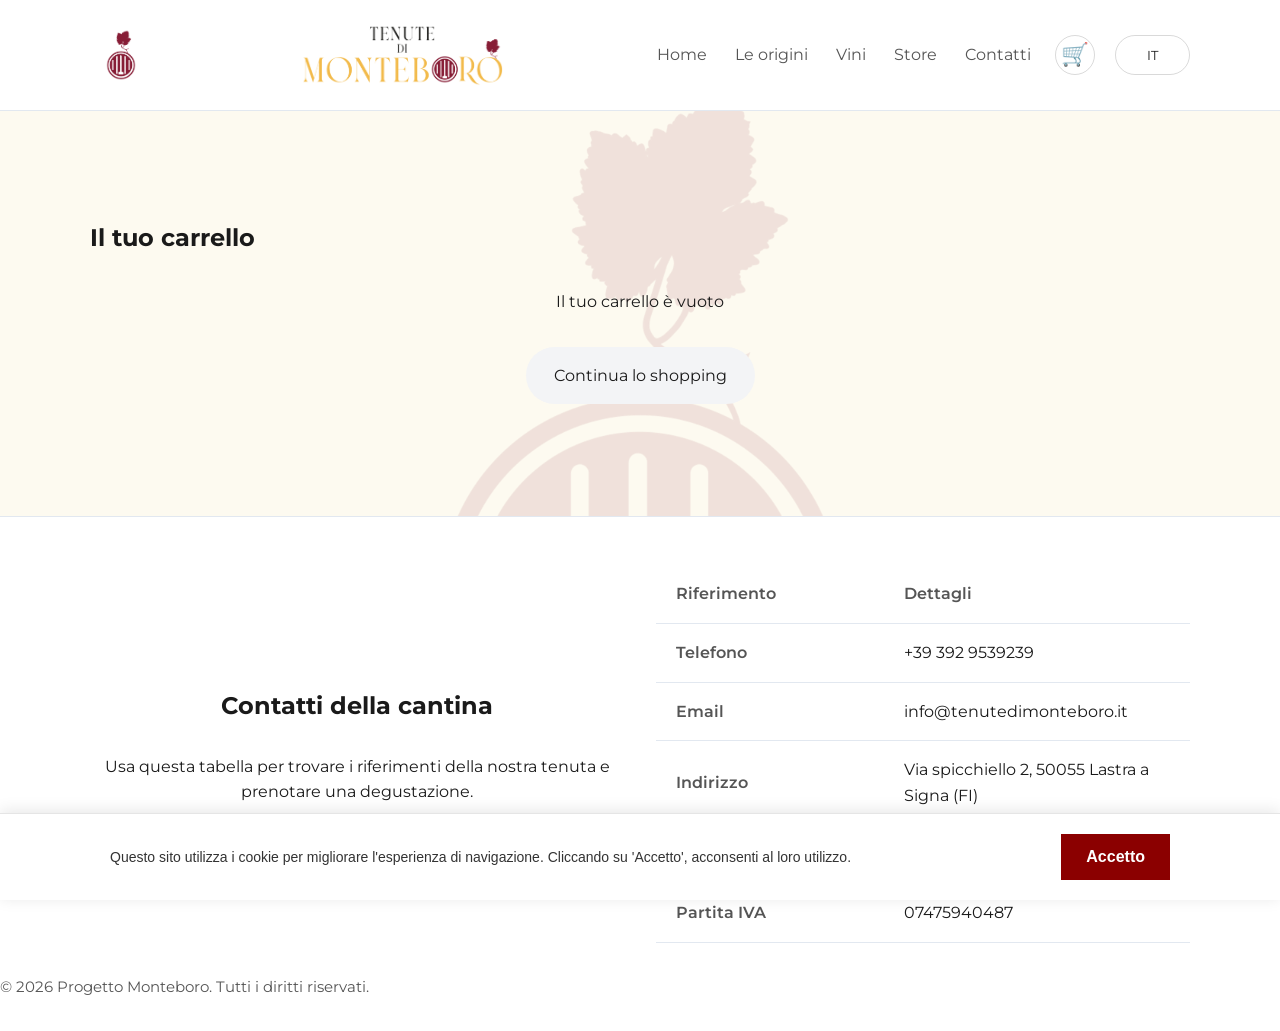
<file: pages/cart.html>
<!DOCTYPE html>
<html lang="it">
<head>
  <meta charset="UTF-8" />
  <meta name="viewport" content="width=device-width, initial-scale=1.0" />
  <title>Carrello - Tenute di Monteboro</title>
  <link rel="stylesheet" href="../styles/style.css" />
</head>
<body>
  <header class="site-header">
    <div class="container header-inner">
      <a class="brand" href="../index.html">
        <img class="brand-logo" src="../images/fwfilevari/Pittogramma/Rosso_sfondo-trasparente.png" alt="Logo Tenute di Monteboro" />
        <img class="brand-title-image" src="../images/fwfilevari/Colori_sfondo-trasparente.png" alt="Tenute di Monteboro" />
      </a>
      <div class="header-actions">
        <button class="nav-toggle" type="button" aria-expanded="false" aria-controls="main-menu" data-i18n="nav.menu">
          Menu
        </button>
        <nav id="main-menu" class="main-nav" aria-label="Menu principale">
          <ul class="nav-list">
            <li><a href="../index.html" data-i18n="nav.home">Home</a></li>
            <li><a href="origins.html" data-i18n="nav.origins">Le origini</a></li>
            <li><a href="wines.html" data-i18n="nav.about">Vini</a></li>
            <li><a href="store.html" data-i18n="nav.store">Store</a></li>
            <li><a href="#contact-footer" data-i18n="nav.contact">Contatti</a></li>
          </ul>          
        </nav>        <a href="cart.html" class="cart-icon-link" aria-label="Carrello">🛒</a>
        <div class="lang-menu" aria-haspopup="true">
          <button class="lang-toggle nav-toggle" type="button" aria-expanded="false">IT</button>
          <ul class="lang-dropdown" aria-label="Seleziona lingua">
            <li><button type="button" data-lang="it">Italiano</button></li>
            <li><button type="button" data-lang="en">English</button></li>
            <li><button type="button" data-lang="de">Deutsch</button></li>
          </ul>
        </div>
      </div>
    </div>
  </header>

  <main>
    <section class="container" style="padding: 3rem 0;">
      <h1 data-i18n="cart.title">Il tuo carrello</h1>
      <p id="empty-cart-message" data-i18n="cart.empty" style="text-align: center; display: none; margin-top: 2rem;"></p>
      <div id="cart-items-container" style="margin-top: 2rem;"></div>
      <div id="empty-cart-actions" style="text-align: center; margin-top: 2rem; display: none;">
        <a href="store.html" class="button secondary" data-i18n="cart.continueShopping">Continua lo shopping</a>
      </div>
      <div id="cart-summary" style="margin-top: 2rem; text-align: right; display: none;">
        <p><span data-i18n="cart.totalItems"></span> <span id="cart-total-items">0</span></p>
        <p style="font-size: 1.25rem; font-weight: 700;"><span data-i18n="cart.totalPrice"></span> <span id="cart-total-price">0.00 €</span></p>
        <div id="cart-actions" style="display: flex; justify-content: flex-end; gap: 1rem; margin-top: 1rem;">
          <a href="store.html" class="button secondary" data-i18n="cart.continueShopping">Continua lo shopping</a>
          <button class="button secondary" id="clear-cart-button" data-i18n="cart.clear">Svuota carrello</button>
          <button class="button" id="checkout-button" data-i18n="cart.checkout">Acquista</button>
        </div>
      </div>
    </section>
  </main>

  <footer id="contact-footer" class="site-footer">
    <div class="container footer-grid">
      <div class="footer-copy">
        <h2 data-i18n="footer.heading">Contatti della cantina</h2>
        <p data-i18n="footer.description">Usa questa tabella per trovare i riferimenti della nostra tenuta e prenotare una degustazione.</p>
      </div>
      <div class="table-wrapper">
        <table class="contact-table">
          <thead>
            <tr>
              <th data-i18n="table.ref">Riferimento</th>
              <th data-i18n="table.details">Dettagli</th>
            </tr>
          </thead>
          <tbody>
            <tr>
              <th data-i18n="table.phone">Telefono</th>
              <td><a href="tel:+393929539239">+39 392 9539239</a></td>
            </tr>
            <tr>
              <th data-i18n="table.email">Email</th>
              <td><a href="mailto:info@tenutedimonteboro.it?subject=Richiesta%20informazioni">info@tenutedimonteboro.it</a></td>
            </tr>
            <tr>
              <th data-i18n="table.address">Indirizzo</th>
              <td><a href="https://www.google.com/maps/search/?api=1&query=Via%20spicchiello%202%2C%2050055%20Lastra%20a%20Signa%20%28FI%29" target="_blank" rel="noopener noreferrer">Via spicchiello 2, 50055 Lastra a Signa (FI)</a></td>
            </tr>
            <tr>
              <th>Instagram</th>
              <td><a href="https://www.instagram.com/tenutedimonteboro/" target="_blank" rel="noopener noreferrer">@tenutedimonteboro</a></td>
            </tr>
            <tr>
              <th data-i18n="table.vat">Partita IVA</th>
              <td>07475940487</td>
            </tr>
          </tbody>
        </table>
      </div>
    </div>
    <p class="footer-note" data-i18n="footer.note">© 2026 Progetto Monteboro. Tutti i diritti riservati.</p>
  </footer>

  <script src="../scripts/main.js"></script>
  <script>
    // Semplice listener per il tasto acquista finale
    document.addEventListener('DOMContentLoaded', () => {
      const checkoutBtn = document.getElementById('checkout-button');
      if (checkoutBtn) {
        checkoutBtn.addEventListener('click', () => {
          alert('Grazie per il tuo acquisto! Questa funzionalità verrà implementata presto.');
        });
      }
    });
  </script>
</body>
</html>
</file>
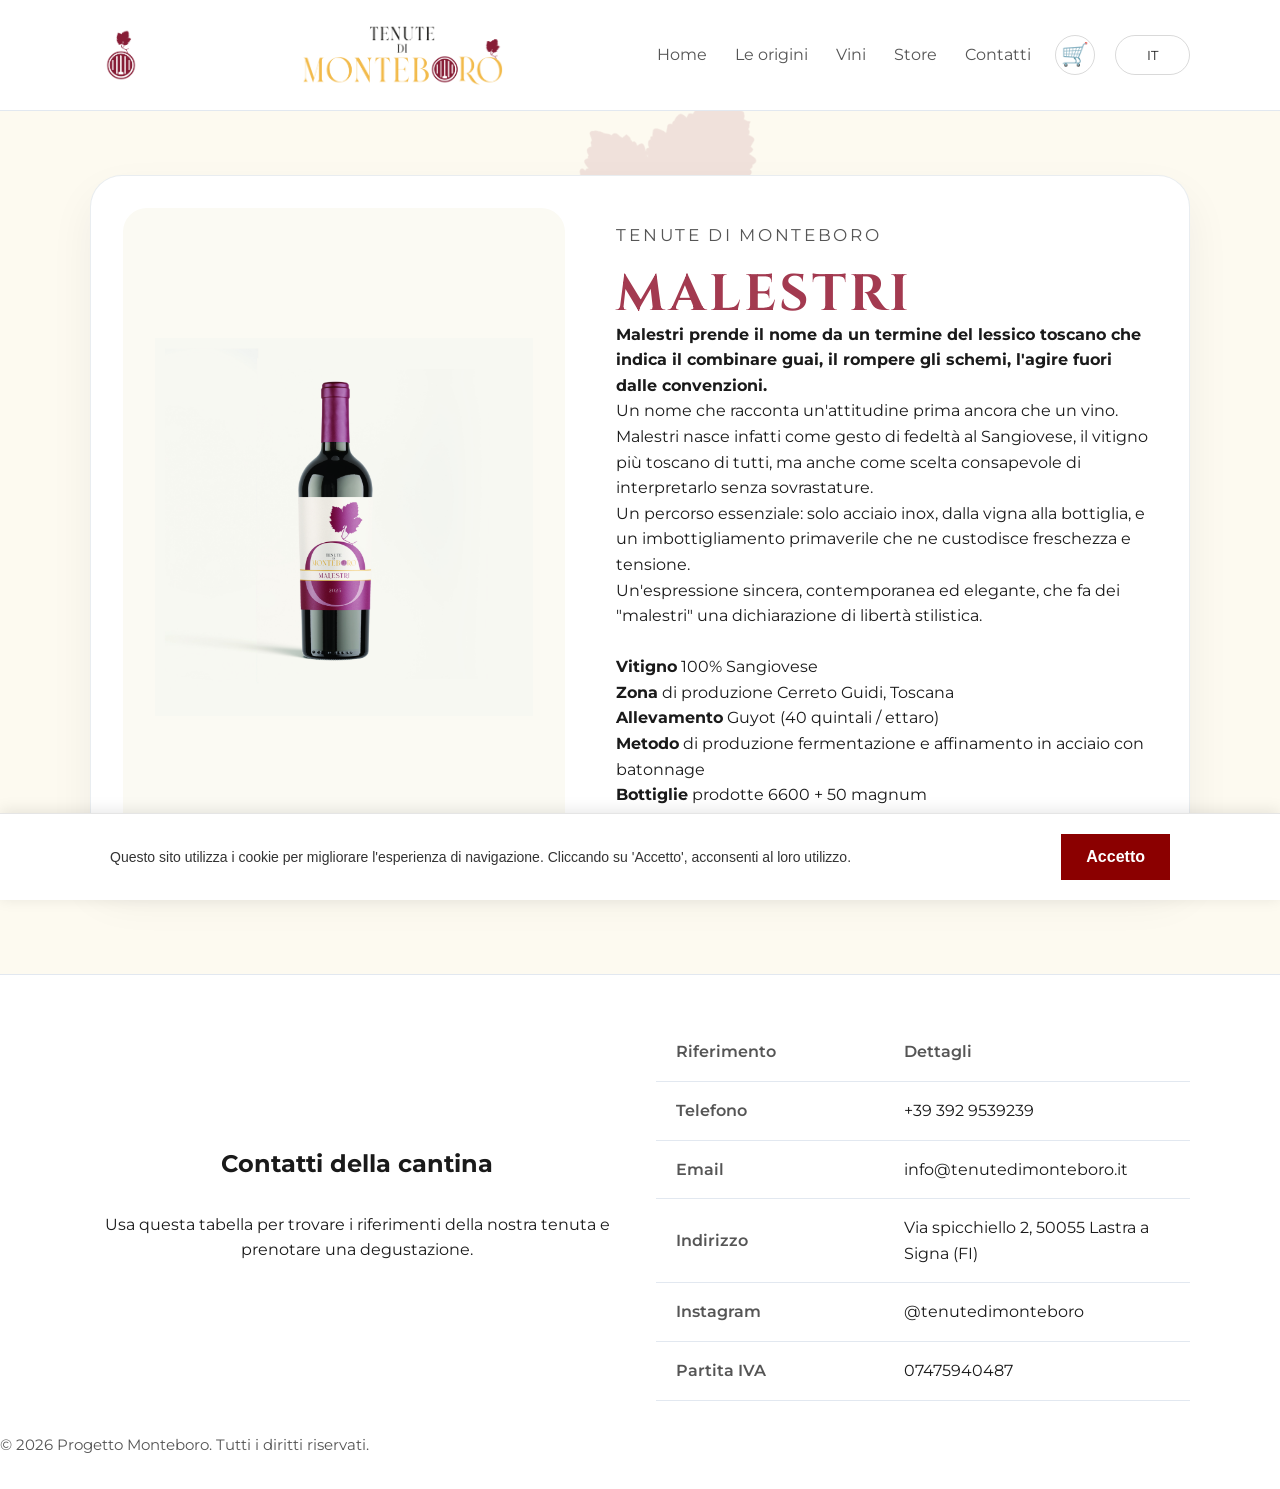
<file: pages/malestri.html>
<!DOCTYPE html>
<html lang="it">
<head>
  <meta charset="UTF-8" />
  <meta name="viewport" content="width=device-width, initial-scale=1.0" />
  <title>Malestri - Tenute di Monteboro</title>
  <link rel="stylesheet" href="../styles/style.css" />
</head>
<body>
  <header class="site-header">
    <div class="container header-inner">
      <a class="brand" href="../index.html">
        <img class="brand-logo" src="../images/fwfilevari/Pittogramma/Rosso_sfondo-trasparente.png" alt="Logo Tenute di Monteboro" />
        <img class="brand-title-image" src="../images/fwfilevari/Colori_sfondo-trasparente.png" alt="Tenute di Monteboro" />
      </a>
      <div class="header-actions">
        <button class="nav-toggle" type="button" aria-expanded="false" aria-controls="main-menu" data-i18n="nav.menu">
          Menu
        </button>
        <nav id="main-menu" class="main-nav" aria-label="Menu principale">
          <ul class="nav-list">
            <li><a href="../index.html" data-i18n="nav.home">Home</a></li>
            <li><a href="origins.html" data-i18n="nav.origins">Le origini</a></li>
            <li><a href="wines.html" data-i18n="nav.about">Vini</a></li>
            <li><a href="store.html" data-i18n="nav.store">Store</a></li>
            <li><a href="#contact-footer" data-i18n="nav.contact">Contatti</a></li>
          </ul>          
        </nav>        <a href="cart.html" class="cart-icon-link" aria-label="Carrello">🛒</a>
        <div class="lang-menu" aria-haspopup="true">
          <button class="lang-toggle nav-toggle" type="button" aria-expanded="false">IT</button>
          <ul class="lang-dropdown" aria-label="Seleziona lingua">
            <li><button type="button" data-lang="it">Italiano</button></li>
            <li><button type="button" data-lang="en">English</button></li>
            <li><button type="button" data-lang="de">Deutsch</button></li>
          </ul>
        </div>
      </div>
    </div>
  </header>

  <main class="wine-detail-page wine-detail-page--red">
    <section class="wine-detail-section container">
      <div class="wine-detail-layout">
        <div class="wine-detail-visual">
          <img src="../images/fwfilevari/malestri.jpg" alt="Bottiglia di Malestri" />
        </div>
        <div class="wine-detail-content">
          <p class="wine-detail-kicker">Tenute di Monteboro</p>
          <h2 class="wine-detail-title" data-i18n="wine.red.title">Malestri</h2>
          <div data-i18n="wine.red.description">
            <!-- Il contenuto viene caricato da main.js -->
          </div>
        </div>
      </div>
    </section>
  </main>

  <footer id="contact-footer" class="site-footer">
    <div class="container footer-grid">
      <div class="footer-copy">
        <h2 data-i18n="footer.heading">Contatti della cantina</h2>
        <p data-i18n="footer.description">Usa questa tabella per trovare i riferimenti della nostra tenuta e prenotare una degustazione.</p>
      </div>
      <div class="table-wrapper">
        <table class="contact-table">
          <thead>
            <tr>
              <th data-i18n="table.ref">Riferimento</th>
              <th data-i18n="table.details">Dettagli</th>
            </tr>
          </thead>
          <tbody>
            <tr>
              <th data-i18n="table.phone">Telefono</th>
              <td><a href="tel:+393929539239">+39 392 9539239</a></td>
            </tr>
            <tr>
              <th data-i18n="table.email">Email</th>
              <td><a href="mailto:info@tenutedimonteboro.it?subject=Richiesta%20informazioni">info@tenutedimonteboro.it</a></td>
            </tr>
            <tr>
              <th data-i18n="table.address">Indirizzo</th>
              <td><a href="https://www.google.com/maps/search/?api=1&query=Via%20spicchiello%202%2C%2050055%20Lastra%20a%20Signa%20%28FI%29" target="_blank" rel="noopener noreferrer">Via spicchiello 2, 50055 Lastra a Signa (FI)</a></td>
            </tr>
            <tr>
              <th>Instagram</th>
              <td><a href="https://www.instagram.com/tenutedimonteboro/" target="_blank" rel="noopener noreferrer">@tenutedimonteboro</a></td>
            </tr>
            <tr>
              <th data-i18n="table.vat">Partita IVA</th>
              <td>07475940487</td>
            </tr>
          </tbody>
        </table>
      </div>
    </div>
    <p class="footer-note" data-i18n="footer.note">© 2026 Progetto Monteboro. Tutti i diritti riservati.</p>
  </footer>

  <script src="../scripts/main.js"></script>
</body>
</html>
</file>
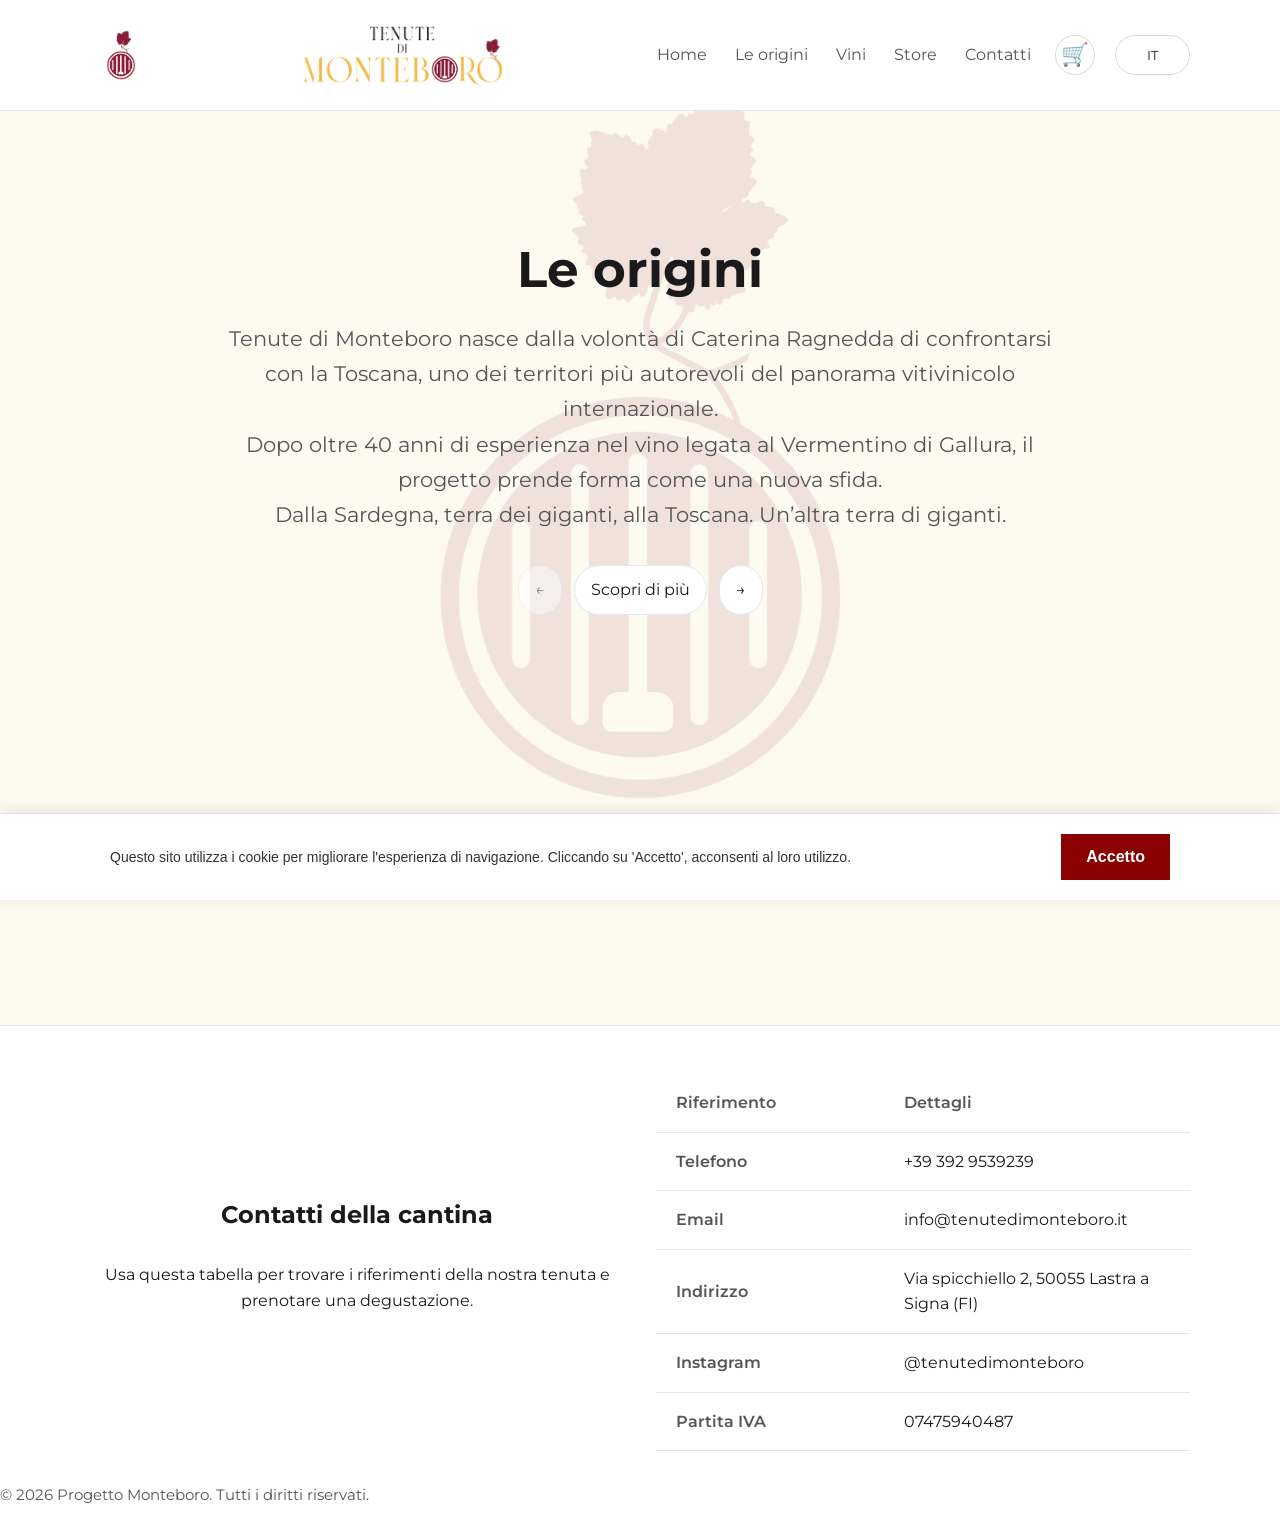
<file: pages/origins.html>
<!DOCTYPE html>
<html lang="it">
<head>
  <meta charset="UTF-8" />
  <meta name="viewport" content="width=device-width, initial-scale=1.0" />
  <title>Le origini - Tenute di Monteboro</title>
  <link rel="stylesheet" href="../styles/style.css" />
</head>
<body>
  <header class="site-header">
    <div class="container header-inner">
      <a class="brand" href="../index.html">
        <img class="brand-logo" src="../images/fwfilevari/Pittogramma/Rosso_sfondo-trasparente.png" alt="Logo Tenute di Monteboro" />
        <img class="brand-title-image" src="../images/fwfilevari/Colori_sfondo-trasparente.png" alt="Tenute di Monteboro" />
      </a>
      <div class="header-actions">
        <button class="nav-toggle" type="button" aria-expanded="false" aria-controls="main-menu" data-i18n="nav.menu">
          Menu
        </button>
        <nav id="main-menu" class="main-nav" aria-label="Menu principale">
          <ul class="nav-list">
            <li><a href="../index.html" data-i18n="nav.home">Home</a></li>
            <li><a href="origins.html" data-i18n="nav.origins">Le origini</a></li>
            <li><a href="wines.html" data-i18n="nav.about">Vini</a></li>
            <li><a href="store.html" data-i18n="nav.store">Store</a></li>
            <li><a href="#contact-footer" data-i18n="nav.contact">Contatti</a></li>
          </ul>          
        </nav>        <a href="cart.html" class="cart-icon-link" aria-label="Carrello">🛒</a>
        <div class="lang-menu" aria-haspopup="true">
          <button class="lang-toggle nav-toggle" type="button" aria-expanded="false">IT</button>
          <ul class="lang-dropdown" aria-label="Seleziona lingua">
            <li><button type="button" data-lang="it">Italiano</button></li>
            <li><button type="button" data-lang="en">English</button></li>
            <li><button type="button" data-lang="de">Deutsch</button></li>
          </ul>
        </div>
      </div>
    </div>
  </header>

  <main>
    <section class="origins-page">
      <div class="container origins-container">
        <h1 id="origins-title" class="origins-title" data-i18n="origins.title">Le origini</h1>
        <div class="origins-stage" aria-live="polite">
          <div class="origins-panel is-active" data-panel="intro">
            <div class="origins-text">
              <p data-i18n="origins.intro.1">Tenute di Monteboro nasce dalla volontà di Caterina Ragnedda di confrontarsi con la Toscana, uno dei territori più autorevoli del panorama vitivinicolo internazionale.</p>
              <p data-i18n="origins.intro.2">Dopo 40 anni di esperienza nel vino legata al Vermentino di Gallura, il progetto prende forma come una nuova sfida.</p>
              <p data-i18n="origins.intro.3">Dalla Sardegna, terra dei Giganti, alla Toscana. Un'altra terra di giganti.</p>
            </div>
            <div class="origins-actions">
              <button class="origins-arrow" type="button" data-direction="prev" aria-label="Torna indietro" disabled>←</button>
              <button class="origins-toggle" type="button" data-action="next" data-i18n="origins.discover">Scopri di più</button>
              <button class="origins-arrow" type="button" data-direction="next" aria-label="Vai avanti">→</button>
            </div>
          </div>

          <div class="origins-panel" data-panel="detail">
            <div class="origins-text">
              <h2 data-i18n="origins.detail.title">Un confronto con l'eccellenza</h2>
              <p data-i18n="origins.detail.1">In Toscana i giganti non sono di pietra, ma di storia, reputazione e visione.</p>
              <p data-i18n="origins.detail.2">È un territorio che osserva, misura, confronta.</p>
              <p data-i18n="origins.detail.3">Un contesto esigente, dove ogni dettaglio conta.</p>
              <p data-i18n="origins.detail.4">Ed è proprio qui che abbiamo scelto di metterci alla prova.</p>
            </div>
            <div class="origins-actions">
              <button class="origins-arrow" type="button" data-direction="prev" aria-label="Torna indietro">←</button>
              <button class="origins-toggle" type="button" data-action="prev" data-i18n="origins.back">Torna indietro</button>
              <button class="origins-arrow" type="button" data-direction="next" aria-label="Vai avanti" disabled>→</button>
            </div>
          </div>
        </div>
      </div>
    </section>
  </main>

  <footer id="contact-footer" class="site-footer">
    <div class="container footer-grid">
      <div class="footer-copy">
        <h2 data-i18n="footer.heading">Contatti aziendali</h2>
        <p data-i18n="footer.description">Utilizza questa tabella per inserire tutti i riferimenti utili ai clienti e ai fornitori.</p>
      </div>
      <div class="table-wrapper">
        <table class="contact-table">
          <thead>
            <tr>
              <th data-i18n="table.ref">Riferimento</th>
              <th data-i18n="table.details">Dettagli</th>
            </tr>
          </thead>
          <tbody>
            <tr>
              <th data-i18n="table.phone">Telefono</th>
              <td><a href="tel:+393929539239">+39 392 9539239</a></td>
            </tr>
            <tr>
              <th data-i18n="table.email">Email</th>
              <td><a href="mailto:info@tenutedimonteboro.it?subject=Richiesta%20informazioni">info@tenutedimonteboro.it</a></td>
            </tr>
            <tr>
              <th data-i18n="table.address">Indirizzo</th>
              <td><a href="https://www.google.com/maps/search/?api=1&query=Via%20spicchiello%202%2C%2050055%20Lastra%20a%20Signa%20%28FI%29" target="_blank" rel="noopener noreferrer">Via spicchiello 2, 50055 Lastra a Signa (FI)</a></td>
            </tr>
            <tr>
              <th>Instagram</th>
              <td><a href="https://www.instagram.com/tenutedimonteboro/" target="_blank" rel="noopener noreferrer">@tenutedimonteboro</a></td>
            </tr>
            <tr>
              <th data-i18n="table.vat">Partita IVA</th>
              <td>07475940487</td>
            </tr>
          </tbody>
        </table>
      </div>
    </div>
    <p class="footer-note" data-i18n="footer.note">© 2026 Progetto Monteboro. Tutti i diritti riservati.</p>
  </footer>

  <script src="../scripts/main.js"></script>
  <script>
    document.addEventListener('DOMContentLoaded', function () {
      const panels = Array.from(document.querySelectorAll('.origins-panel'));
      const buttons = Array.from(document.querySelectorAll('.origins-toggle, .origins-arrow'));

      function setPanel(target) {
        const title = document.getElementById('origins-title');

        panels.forEach((panel) => {
          panel.classList.toggle('is-active', panel.dataset.panel === target);
        });

        if (title) {
          title.classList.toggle('is-hidden', target === 'detail');
        }

        const activePanel = document.querySelector('.origins-panel.is-active');
        const arrows = activePanel.querySelectorAll('.origins-arrow');
        arrows.forEach((arrow) => {
          const direction = arrow.dataset.direction;
          arrow.disabled = direction === 'prev' ? target === 'intro' : target === 'detail';
        });
      }

      buttons.forEach((button) => {
        button.addEventListener('click', function () {
          const action = this.dataset.action;
          const direction = this.dataset.direction;

          if (action === 'next' || direction === 'next') {
            setPanel('detail');
          } else if (action === 'prev' || direction === 'prev') {
            setPanel('intro');
          }
        });
      });
    });
  </script>
</body>
</html>
</file>
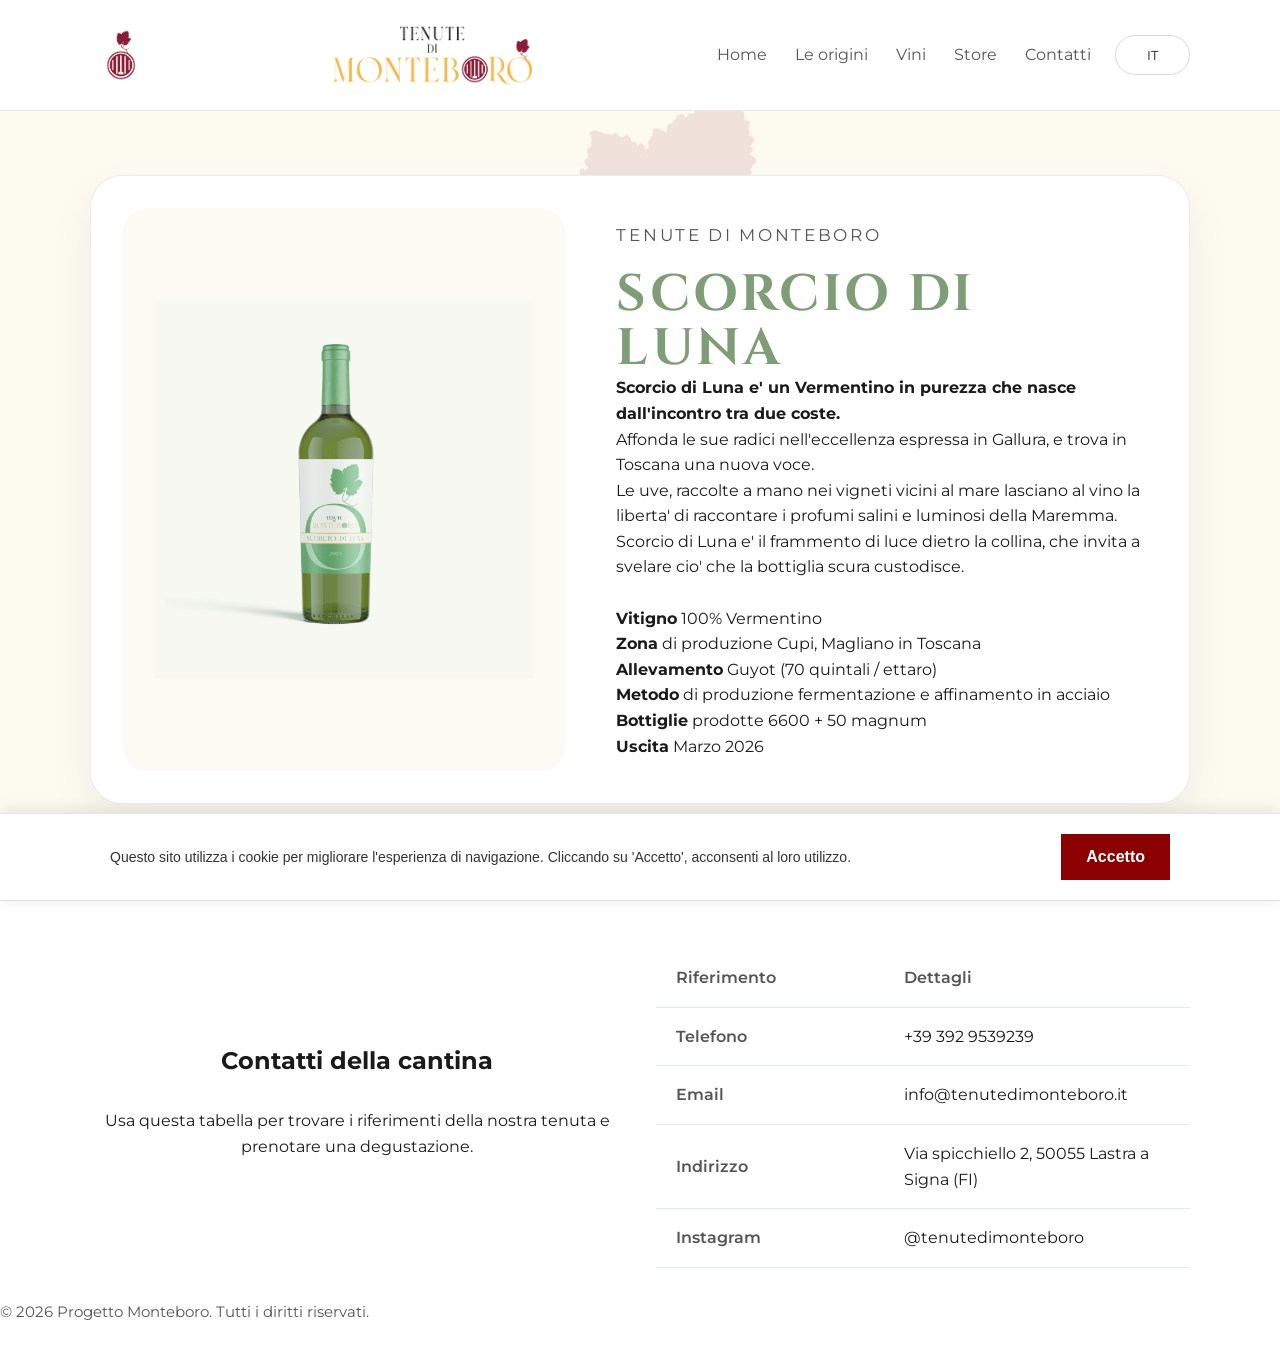
<file: pages/scorcio-di-luna.html>
<!DOCTYPE html>
<html lang="it">
<head>
  <meta charset="UTF-8" />
  <meta name="viewport" content="width=device-width, initial-scale=1.0" />
  <title>Scorcio di Luna - Tenute di Monteboro</title>
  <link rel="stylesheet" href="../styles/style.css" />
</head>
<body>
  <header class="site-header">
    <div class="container header-inner">
      <a class="brand" href="../index.html">
        <img class="brand-logo" src="../images/fwfilevari/Pittogramma/Rosso_sfondo-trasparente.png" alt="Logo Tenute di Monteboro" />
        <img class="brand-title-image" src="../images/fwfilevari/Colori_sfondo-trasparente.png" alt="Tenute di Monteboro" />
      </a>
      <div class="header-actions">
        <button class="nav-toggle" type="button" aria-expanded="false" aria-controls="main-menu" data-i18n="nav.menu">
          Menu
        </button>
        <nav id="main-menu" class="main-nav" aria-label="Menu principale">
          <ul class="nav-list">
            <li><a href="../index.html" data-i18n="nav.home">Home</a></li>
            <li><a href="origins.html" data-i18n="nav.origins">Le origini</a></li>
            <li><a href="wines.html" data-i18n="nav.about">Vini</a></li>
            <li><a href="store.html" data-i18n="nav.store">Store</a></li>
            <li><a href="../index.html#contact-footer" data-i18n="nav.contact">Contatti</a></li>
          </ul>
        </nav>
        <div class="lang-menu" aria-haspopup="true">
          <button class="lang-toggle nav-toggle" type="button" aria-expanded="false">IT</button>
          <ul class="lang-dropdown" aria-label="Seleziona lingua">
            <li><button type="button" data-lang="it">Italiano</button></li>
            <li><button type="button" data-lang="en">English</button></li>
            <li><button type="button" data-lang="de">Deutsch</button></li>
          </ul>
        </div>
      </div>
    </div>
  </header>

  <main class="wine-detail-page wine-detail-page--white">
    <section class="wine-detail-section container">
      <div class="wine-detail-layout">
        <div class="wine-detail-visual">
          <img src="../images/fwfilevari/scorcio.jpg" alt="Bottiglia di Scorcio di Luna" />
        </div>
        <div class="wine-detail-content">
          <p class="wine-detail-kicker">Tenute di Monteboro</p>
          <h2 class="wine-detail-title" data-i18n="wine.white.title">Scorcio di Luna</h2>
          <div data-i18n="wine.white.description">
            <!-- Il contenuto viene caricato da main.js -->
          </div>
        </div>
      </div>
    </section>
  </main>

  <footer id="contact-footer" class="site-footer">
    <div class="container footer-grid">
      <div class="footer-copy">
        <h2 data-i18n="footer.heading">Contatti della cantina</h2>
        <p data-i18n="footer.description">Usa questa tabella per trovare i riferimenti della nostra tenuta e prenotare una degustazione.</p>
      </div>
      <div class="table-wrapper">
        <table class="contact-table">
          <thead>
            <tr>
              <th data-i18n="table.ref">Riferimento</th>
              <th data-i18n="table.details">Dettagli</th>
            </tr>
          </thead>
          <tbody>
            <tr>
              <th data-i18n="table.phone">Telefono</th>
              <td><a href="tel:+393929539239">+39 392 9539239</a></td>
            </tr>
            <tr>
              <th data-i18n="table.email">Email</th>
              <td><a href="mailto:info@tenutedimonteboro.it?subject=Richiesta%20informazioni">info@tenutedimonteboro.it</a></td>
            </tr>
            <tr>
              <th data-i18n="table.address">Indirizzo</th>
              <td><a href="https://www.google.com/maps/search/?api=1&query=Via%20spicchiello%202%2C%2050055%20Lastra%20a%20Signa%20%28FI%29" target="_blank" rel="noopener noreferrer">Via spicchiello 2, 50055 Lastra a Signa (FI)</a></td>
            </tr>
            <tr>
              <th>Instagram</th>
              <td><a href="https://www.instagram.com/tenutedimonteboro/" target="_blank" rel="noopener noreferrer">@tenutedimonteboro</a></td>
            </tr>
          </tbody>
        </table>
      </div>
    </div>
    <p class="footer-note" data-i18n="footer.note">© 2026 Progetto Monteboro. Tutti i diritti riservati.</p>
  </footer>

  <script src="../scripts/main.js"></script>
</body>
</html>
</file>
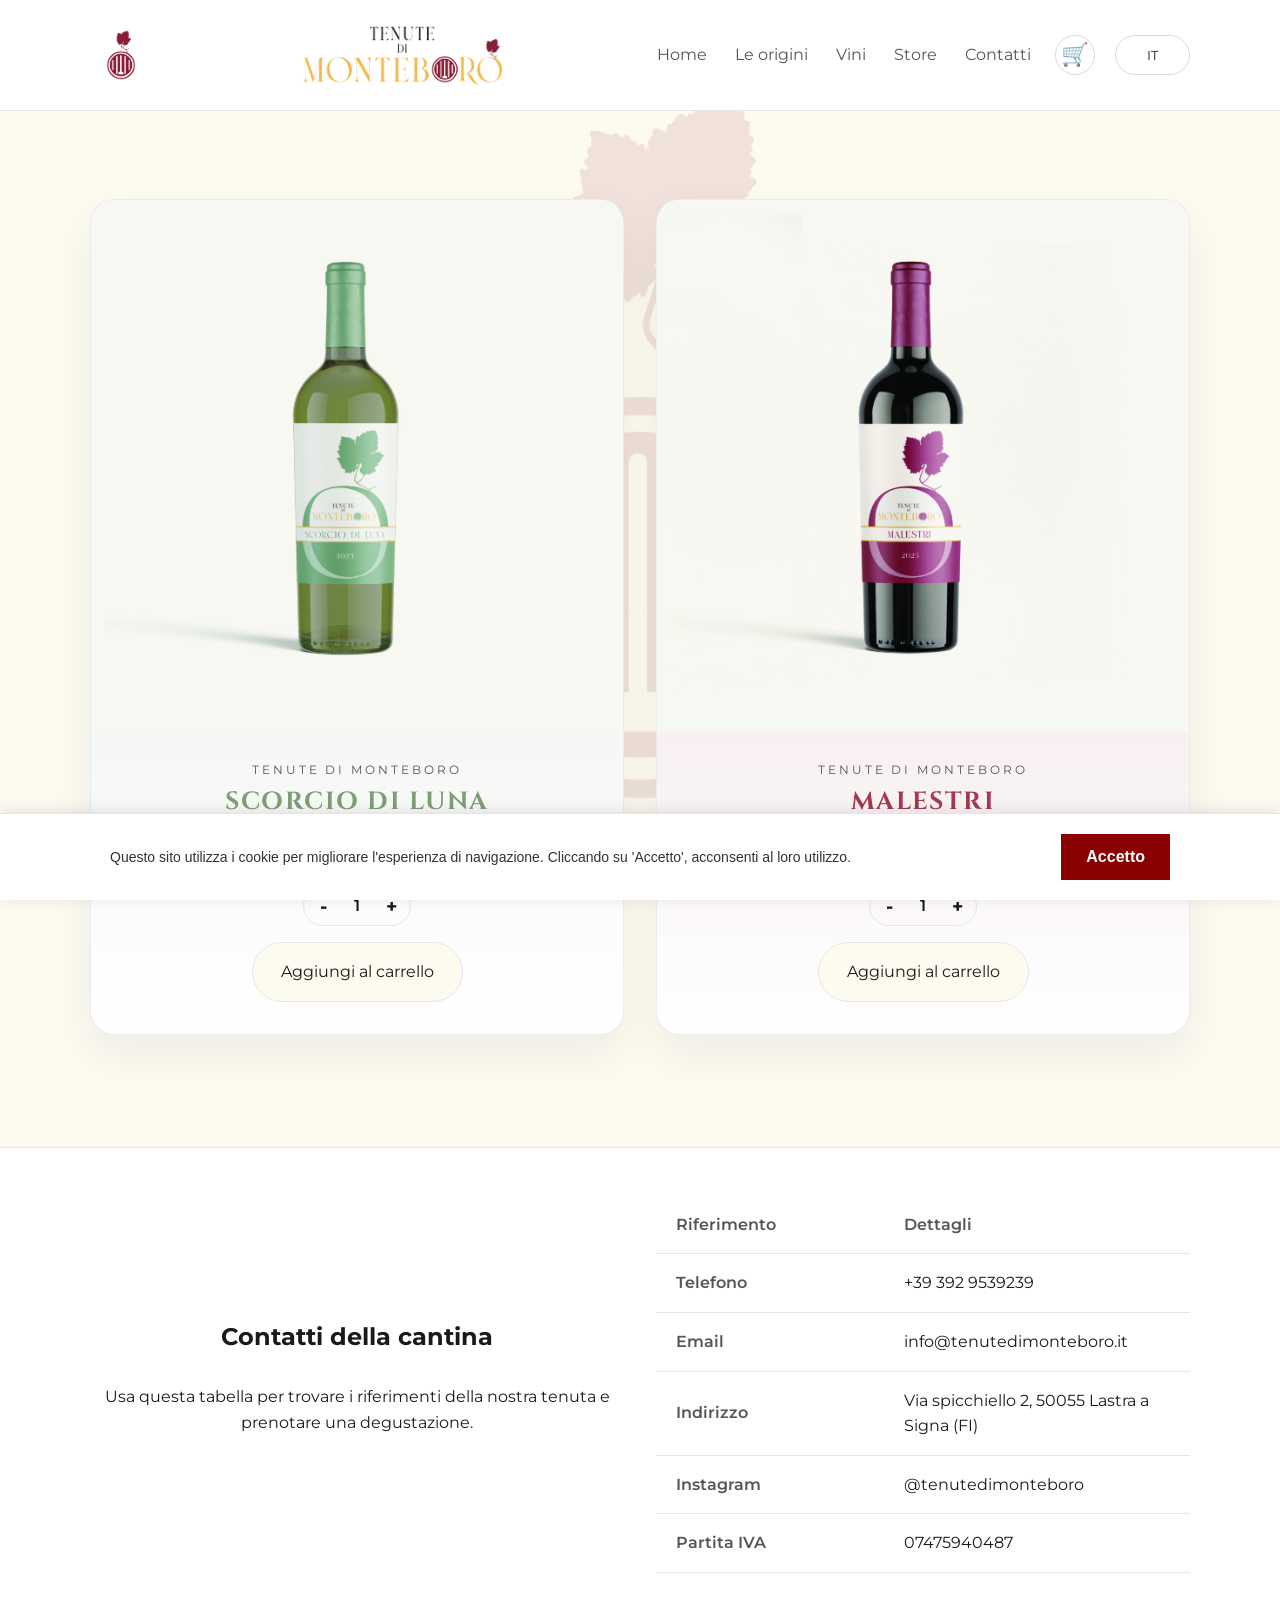
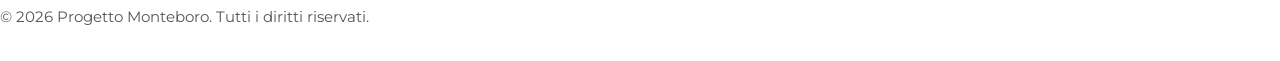
<file: pages/store.html>
<!DOCTYPE html>
<html lang="it">
<head>
  <meta charset="UTF-8" />
  <meta name="viewport" content="width=device-width, initial-scale=1.0" />
  <title>Store - Tenute di Monteboro</title>
  <link rel="stylesheet" href="../styles/style.css" />
</head>
<body>
  <header class="site-header">
    <div class="container header-inner">
      <a class="brand" href="../index.html">
        <img class="brand-logo" src="../images/fwfilevari/Pittogramma/Rosso_sfondo-trasparente.png" alt="Logo Tenute di Monteboro" />
        <img class="brand-title-image" src="../images/fwfilevari/Colori_sfondo-trasparente.png" alt="Tenute di Monteboro" />
      </a>
      <div class="header-actions">
        <button class="nav-toggle" type="button" aria-expanded="false" aria-controls="main-menu" data-i18n="nav.menu">
          Menu
        </button>
        <nav id="main-menu" class="main-nav" aria-label="Menu principale">
          <ul class="nav-list">
            <li><a href="../index.html" data-i18n="nav.home">Home</a></li>
            <li><a href="origins.html" data-i18n="nav.origins">Le origini</a></li>
            <li><a href="wines.html" data-i18n="nav.about">Vini</a></li>
            <li><a href="store.html" data-i18n="nav.store">Store</a></li>
            <li><a href="#contact-footer" data-i18n="nav.contact">Contatti</a></li>
          </ul>
        </nav>        <a href="cart.html" class="cart-icon-link" aria-label="Carrello">🛒</a>
        <div class="lang-menu" aria-haspopup="true">
          <button class="lang-toggle nav-toggle" type="button" aria-expanded="false">IT</button>
          <ul class="lang-dropdown" aria-label="Seleziona lingua">
            <li><button type="button" data-lang="it">Italiano</button></li>
            <li><button type="button" data-lang="en">English</button></li>
            <li><button type="button" data-lang="de">Deutsch</button></li>
          </ul>
        </div>
      </div>
    </div>
  </header>

  <main>
    <section class="store-section container">
      <div class="wine-grid">
        <!-- Scorcio di Luna -->
        <article class="wine-card wine-card--white" data-wine-id="scorcio-di-luna">
          <div class="wine-photo">
            <img src="../images/fwfilevari/scorcio.jpg" alt="Scorcio di Luna" />
          </div>
          <div class="wine-content">
            <p class="wine-label-brand">Tenute di Monteboro</p>
            <h2 data-i18n="wine.white.title">Scorcio di Luna</h2>
            <p class="wine-price">15.00 €</p>
            <div class="store-actions">
              <div class="quantity-selector">
                <button class="quantity-btn minus-btn" type="button">-</button>
                <span class="quantity-display" id="qty-scorcio">1</span>
                <button class="quantity-btn plus-btn" type="button">+</button>
              </div>
              <button class="button button--inverted" data-i18n="store.buy">Acquista</button>
            </div>
          </div>
        </article>


        <!-- Malestri -->
        <article class="wine-card wine-card--red" data-wine-id="malestri">
          <div class="wine-photo">
            <img src="../images/fwfilevari/malestri.jpg" alt="Malestri" />
          </div>
          <div class="wine-content">
            <p class="wine-label-brand">Tenute di Monteboro</p>
            <h2 data-i18n="wine.red.title">Malestri</h2>
            <p class="wine-price">15.00 €</p>
            <div class="store-actions">
              <div class="quantity-selector">
                <button class="quantity-btn minus-btn" type="button">-</button>
                <span class="quantity-display" id="qty-malestri">1</span>
                <button class="quantity-btn plus-btn" type="button">+</button>
              </div>
              <button class="button button--inverted" data-i18n="store.buy">Acquista</button>
            </div>
          </div>
        </article>
      </div>
    </section>
  </main>

  <footer id="contact-footer" class="site-footer">
    <div class="container footer-grid">
      <div class="footer-copy">
        <h2 data-i18n="footer.heading">Contatti della cantina</h2>
        <p data-i18n="footer.description">Usa questa tabella per trovare i riferimenti della nostra tenuta e prenotare una degustazione.</p>
      </div>
      <div class="table-wrapper">
        <table class="contact-table">
          <thead>
            <tr>
              <th data-i18n="table.ref">Riferimento</th>
              <th data-i18n="table.details">Dettagli</th>
            </tr>
          </thead>
          <tbody>
            <tr>
              <th data-i18n="table.phone">Telefono</th>
              <td><a href="tel:+393929539239">+39 392 9539239</a></td>
            </tr>
            <tr>
              <th data-i18n="table.email">Email</th>
              <td><a href="mailto:info@tenutedimonteboro.it?subject=Richiesta%20informazioni">info@tenutedimonteboro.it</a></td>
            </tr>
            <tr>
              <th data-i18n="table.address">Indirizzo</th>
              <td><a href="https://www.google.com/maps/search/?api=1&query=Via%20spicchiello%202%2C%2050055%20Lastra%20a%20Signa%20%28FI%29" target="_blank" rel="noopener noreferrer">Via spicchiello 2, 50055 Lastra a Signa (FI)</a></td>
            </tr>
            <tr>
              <th>Instagram</th>
              <td><a href="https://www.instagram.com/tenutedimonteboro/" target="_blank" rel="noopener noreferrer">@tenutedimonteboro</a></td>
            </tr>
            <tr>
              <th data-i18n="table.vat">Partita IVA</th>
              <td>07475940487</td>
            </tr>
          </tbody>
        </table>
      </div>
    </div>
    <p class="footer-note" data-i18n="footer.note">© 2026 Progetto Monteboro. Tutti i diritti riservati.</p>
  </footer>

  <script src="../scripts/main.js"></script>
</body>
</html>
</file>
<file: styles/style.css>
@import url('https://fonts.googleapis.com/css2?family=Cinzel:wght@400;500;600;700&family=Montserrat:wght@400;500;600;700;800&display=swap');

:root {
  --bg: #FDFAF0;
  --surface: #ffffff;
  --text: #1a1a1a;
  --muted: #555555;
  --primary: #8b0000;
  --primary-dark: #660000;
  --border: #e2e8f0;
  --shadow: 0 16px 40px rgba(0, 0, 0, 0.07);
}

* {
  box-sizing: border-box;
}

html {
  scroll-behavior: smooth;
}

body {
  margin: 0;
  min-height: 100vh;
  display: flex;
  flex-direction: column;
  font-family: 'Montserrat', system-ui, -apple-system, BlinkMacSystemFont, "Segoe UI", sans-serif;
  background-color: var(--bg);
  background-image: url('../images/fwfilevari/pittogramma-sfondo.png');
  background-repeat: no-repeat;
  background-position: center 52%;
  background-size: contain;
  background-attachment: fixed;
  color: var(--text);
  line-height: 1.6;
  overflow-x: hidden;
}

img {
  max-width: 100%;
  display: block;
}

button {
  font: inherit;
}

.container {
  width: min(1100px, calc(100% - 2rem));
  margin: 0 auto;
}

.site-header {
  background: var(--surface);
  border-bottom: 1px solid var(--border);
  padding: 1.5rem 0;
  position: sticky;
  top: 0;
  z-index: 10;
}

.header-inner {
  display: flex;
  align-items: center;
  justify-content: space-between;
  gap: 1rem;
  flex-wrap: wrap;
}

.header-actions {
  display: flex;
  align-items: center;
  gap: 1rem;
  margin-left: auto;
  flex-wrap: wrap;
}

.brand {
  display: grid;
  grid-template-columns: auto 1fr;
  align-items: center;
  flex: 1 1 auto;
  min-width: 0;
  font-weight: 800;
  font-size: clamp(1.35rem, 2.2vw, 1.85rem);
  letter-spacing: -0.04em;
  text-decoration: none;
  color: var(--text);
  line-height: 1.1;
}

.brand-logo {
  height: clamp(42px, 5vw, 62px);
  width: auto;
  display: block;
  flex-shrink: 0;
  margin-right: 1rem;
}

.brand-title-image {
  height: clamp(42px, 5vw, 62px);
  width: auto;
  max-width: min(500px, 58vw);
  display: block;
  flex-shrink: 0;
  justify-self: center;
}

.nav-toggle {
  display: none;
  border: 1px solid var(--border);
  background: transparent;
  color: var(--text);
  padding: 0.85rem 1rem;
  border-radius: 999px;
  cursor: pointer;
}

.main-nav {
  display: flex;
}

.nav-list {
  list-style: none;
  display: flex;
  align-items: center;
  gap: clamp(0.85rem, 2vw, 1.5rem);
  margin: 0;
  padding: 0;
  flex-wrap: wrap;
}

.nav-list a {
  color: var(--muted);
  text-decoration: none;
  font: inherit;
  cursor: pointer;
  padding: 0.5rem 0.25rem;
  transition: color 0.2s ease;
}

.nav-list a:hover {
  color: var(--text);
}

.lang-menu {
  position: relative;
}

.lang-toggle {
  border: 1px solid var(--border);
  background: transparent;
  color: var(--text);
  padding: 0.85rem 1rem;
  border-radius: 999px;
  cursor: pointer;
}

.lang-dropdown {
  position: absolute;
  right: 0;
  top: calc(100% + 0.5rem);
  min-width: 180px;
  background: var(--surface);
  border: 1px solid var(--border);
  box-shadow: var(--shadow);
  border-radius: 0.85rem;
  padding: 0.5rem 0;
  opacity: 0;
  visibility: hidden;
  transform: translateY(0.5rem);
  transition: opacity 0.2s ease, visibility 0.2s ease, transform 0.2s ease;
  z-index: 20;
}

.lang-menu.open .lang-dropdown {
  opacity: 1;
  visibility: visible;
  transform: translateY(0);
}

.lang-dropdown li {
  list-style: none;
}

.lang-dropdown button {
  width: 100%;
  border: none;
  background: transparent;
  padding: 0.75rem 1rem;
  text-align: left;
  color: var(--text);
  cursor: pointer;
}

.lang-dropdown button:hover {
  background: #f3f4f6;
}

main {
  flex: 1;
  padding: 2.5rem 0 4rem;
}

.contact-table a {
  color: var(--text);
  text-decoration: none;
}

.contact-table a:hover,
.contact-table a:focus-visible {
  color: var(--text);
  text-decoration: underline;
}

.site-footer {
  margin-top: auto;
  color: var(--text);
  background: var(--surface);
  border-top: 1px solid var(--border);
  padding: 3rem 0 2rem;
}

.hero {
  padding: 4rem 0 3rem;
}

.hero-content {
  max-width: 720px;
}

.eyebrow {
  margin: 0 0 1rem;
  text-transform: uppercase;
  letter-spacing: 0.16em;
  font-size: 0.85rem;
  color: var(--primary);
}

.hero h1 {
  margin: 0 0 1.25rem;
  font-size: clamp(2.75rem, 5vw, 4.5rem);
  line-height: 1.05;
}

.hero p {
  margin: 0 0 1.75rem;
  max-width: 42rem;
  color: var(--muted);
  font-size: 1.05rem;
}

.hero-actions {
  display: flex;
  flex-wrap: wrap;
  gap: 1rem;
}

.wine-hero {
  background: transparent;
  margin-top: -2.5rem;
  padding-top: 4rem;
}

.wine-section {
  padding: 3rem 0;
}

.wine-grid {
  display: grid;
  grid-template-columns: repeat(auto-fit, minmax(min(100%, 280px), 1fr));
  gap: 2rem;
}

.wine-card {
  position: relative;
  background: var(--surface);
  border: 1px solid rgba(46, 79, 107, 0.1);
  border-radius: 1.5rem;
  overflow: hidden;
  transition: transform 0.3s ease, box-shadow 0.3s ease;
  box-shadow: 0 20px 45px rgba(15, 35, 54, 0.06);
}

.wine-card-link {
  display: block;
  color: inherit;
  text-decoration: none;
  height: 100%;
}

.wine-card-link article {
  height: 100%;
}

.wine-card--white {
  --wine-title-color: #7f9d76;
}

.wine-card--red {
  --wine-title-color: #a33a50;
}

.wine-card:hover {
  transform: translateY(-6px);
  box-shadow: 0 24px 50px rgba(15, 35, 54, 0.12);
}

.wine-photo {
  background: transparent;
  padding: 0;
  overflow: visible;
}

.wine-photo img {
  width: 100%;
  height: auto;
  display: block;
}

.wine-content {
  padding: 1.75rem 1.75rem 2rem;
  text-align: center;
}

.wine-content h2 {
  margin: 0.1rem 0 0.35rem;
  font-size: 1.55rem;
  text-transform: uppercase;
  font-family: 'Cinzel', serif;
  color: var(--wine-title-color, var(--text));
  letter-spacing: 0.06em;
}

.wine-label-brand {
  margin: 0;
  font-size: 0.78rem;
  letter-spacing: 0.24em;
  text-transform: uppercase;
  color: var(--muted);
}

.wine-label-year {
  margin: 0.25rem 0 0;
  font-family: 'Cinzel', serif;
  font-size: 0.95rem;
  letter-spacing: 0.14em;
  color: var(--wine-title-color, var(--text));
}

.wine-content p:not(.wine-label-brand):not(.wine-label-year) {
  margin: 0;
  color: var(--muted);
  line-height: 1.75;
}

.wine-card--white .wine-content {
  background: linear-gradient(180deg, rgba(127, 157, 118, 0.08), rgba(255, 255, 255, 0));
}

.wine-card--red .wine-content {
  background: linear-gradient(180deg, rgba(163, 58, 80, 0.08), rgba(255, 255, 255, 0));
}

.wine-detail-page {
  padding: 4rem 0 5rem;
}

.wine-detail-page--white {
  --wine-title-color: #7f9d76;
}

.wine-detail-page--red {
  --wine-title-color: #a33a50;
}

.wine-detail-hero {
  padding: 0 0 2rem;
}

.wine-detail-hero .hero-content {
  max-width: 780px;
}

.wine-detail-title {
  margin: 0;
  text-transform: uppercase;
  font-family: 'Cinzel', serif;
  color: var(--wine-title-color, var(--text));
  letter-spacing: 0.06em;
}

.wine-detail-hero h1.wine-detail-title {
  font-size: clamp(2.75rem, 5vw, 4.5rem);
  line-height: 1.05;
  margin-bottom: 1.25rem;
}

.wine-detail-section {
  padding: 0 0 1rem;
}

.wine-detail-layout {
  display: grid;
  grid-template-columns: minmax(280px, 0.9fr) minmax(320px, 1.1fr);
  gap: clamp(1.5rem, 4vw, 3.5rem);
  align-items: center;
  background: var(--surface);
  border: 1px solid rgba(46, 79, 107, 0.1);
  border-radius: 2rem;
  box-shadow: 0 20px 45px rgba(15, 35, 54, 0.06);
  padding: clamp(1.25rem, 3vw, 2rem);
}

.wine-detail-visual {
  background: #fbfaf3;
  border-radius: 1.5rem;
  padding: clamp(1rem, 3vw, 2rem);
  display: flex;
  align-items: center;
  justify-content: center;
  min-height: 100%;
}

.wine-detail-visual img {
  width: 100%;
  max-width: 470px;
  height: auto;
  object-fit: contain;
}

.wine-detail-content {
  padding: clamp(0.5rem, 1vw, 0.75rem) 0;
}

.wine-detail-kicker {
  margin: 0 0 0.85rem;
  text-transform: uppercase;
  letter-spacing: 0.16em;
  font-size: 0.8rem;
  color: var(--primary);
}

.wine-detail-content h2 {
  font-size: clamp(2rem, 4vw, 3.2rem);
  line-height: 1.05;
}

.wine-detail-content p {
  margin: 0 0 1.1rem;
  color: var(--muted);
  font-size: 1.05rem;
  line-height: 1.8;
}

.wine-detail-notes {
  margin: 1.5rem 0 0;
  padding: 0;
  list-style: none;
  display: grid;
  gap: 0.75rem;
}

.wine-detail-notes li {
  padding-left: 1rem;
  border-left: 3px solid var(--wine-title-color, var(--primary));
  color: var(--text);
}

.button {
  display: inline-flex;
  align-items: center;
  justify-content: center;
  padding: 1rem 1.75rem;
  background: var(--primary);
  color: #fff;
  border: none;
  text-decoration: none;
  border-radius: 999px;
  cursor: pointer;
  transition: background 0.2s ease, transform 0.2s ease;
}

.button:hover {
  background: var(--primary-dark);
  transform: translateY(-1px);
}

.button.secondary {
  background: #f3f4f6;
  color: var(--text);
}

.info-section {
  padding: 3rem 0;
}

.homepage-grid {
  display: grid;
  grid-template-columns: repeat(2, minmax(0, 1fr));
  gap: 1.5rem;
}

.home-card {
  background: var(--surface);
  border: 1px solid var(--border);
  border-radius: 1.25rem;
  padding: 2rem;
  min-height: 240px;
  display: flex;
  flex-direction: column;
  justify-content: center;
  box-shadow: 0 10px 30px rgba(15, 35, 54, 0.04);
}

.home-card-text {
  justify-content: center;
  text-align: center;
  padding: 2.25rem 2rem;
}

.home-card-text h2 {
  margin: 0 0 1rem;
  font-size: clamp(1.35rem, 2.1vw, 1.8rem);
  line-height: 1.2;
}

.home-card-text p {
  margin: 0;
  color: var(--muted);
  font-size: clamp(1rem, 1.6vw, 1.1rem);
  line-height: 1.7;
}

.home-card-text p:last-child {
  margin-bottom: 0;
}

.home-card-image {
  padding: 0;
  overflow: hidden;
}

.home-card-image img {
  width: 100%;
  height: 100%;
  min-height: 240px;
  object-fit: cover;
  display: block;
}

.grid-two {
  display: grid;
  grid-template-columns: repeat(auto-fit, minmax(min(100%, 320px), 1fr));
  gap: 2rem;
  align-items: start;
}

.feature-list {
  display: grid;
  gap: 1rem;
}

.feature-list h3 {
  margin-top: 0;
}

.contact-card {
  background: var(--surface);
  border: 1px solid var(--border);
  border-radius: 1rem;
  padding: 2rem;
  margin-top: 2rem;
}

.site-footer {
  color: var(--text);
  background: var(--surface);
  border-top: 1px solid var(--border);
  padding: 3rem 0 2rem;
}

.footer-grid {
  display: grid;
  grid-template-columns: repeat(auto-fit, minmax(min(100%, 320px), 1fr));
  gap: 2rem;
  align-items: center;
}

.footer-copy {
  display: flex;
  flex-direction: column;
  justify-content: center;
  align-items: center;
  text-align: center;
  height: 100%;
}

.footer-copy h2 {
  margin: 0 0 0.75rem;
}

.table-wrapper {
  overflow-x: auto;
}

.contact-table {
  width: 100%;
  border-collapse: collapse;
  min-width: 320px;
}

.contact-table th,
.contact-table td {
  text-align: left;
  padding: 1rem 1.25rem;
  border-bottom: 1px solid var(--border);
}

.contact-table th {
  width: 35%;
  color: var(--muted);
  font-weight: 600;
}

.contact-table tbody tr:hover {
  background: #f9fbff;
}

.footer-note {
  margin: 2rem 0 0;
  color: var(--muted);
  font-size: 0.95rem;
}

/* Store Styles */
.store-section {
  padding: 3rem 0;
}

.wine-grid {
  display: grid;
  grid-template-columns: repeat(auto-fit, minmax(min(100%, 280px), 1fr));
  gap: 2rem;
}

.wine-price {
  font-weight: 700;
  font-size: 1.25rem;
  margin: 0.5rem 0;
}

.store-actions {
  margin-top: 1.5rem;
  display: flex;
  flex-direction: column;
  align-items: center;
  gap: 1rem;
}

.quantity-selector {
  display: flex;
  align-items: center;
  gap: 0.5rem; /* Smaller gap for buttons */
  border: 1px solid var(--border);
  border-radius: 999px; /* Make it rounded like the buttons */
  padding: 0.2rem; /* Some padding inside the selector */
}

.quantity-btn {
  background: transparent;
  border: none;
  color: var(--text);
  font-size: 1.2rem;
  font-weight: bold;
  cursor: pointer;
  width: 32px; /* Fixed width for buttons */
  height: 32px; /* Fixed height for buttons */
  display: flex;
  align-items: center;
  justify-content: center;
  border-radius: 50%; /* Make them circular */
  transition: background 0.2s ease;
}

.quantity-btn:hover {
  background: rgba(0, 0, 0, 0.05);
}

.quantity-display {
  font-size: 1rem;
  font-weight: 600;
  min-width: 20px; /* Ensure enough space for numbers */
  text-align: center;
}

/* New style for the inverted button */
.button--inverted {
  background: var(--bg); /* Page background color */
  color: var(--text); /* Text color for contrast */
  border: 1px solid var(--border); /* Add a border for definition */
}

.button--inverted:hover {
  background: var(--border); /* Slightly darker on hover */
  transform: translateY(-1px);
}

.cart-icon-link {
  display: flex;
  align-items: center;
  justify-content: center;
  height: 32px; /* Match nav-toggle height */
  width: 32px; /* Make it square */
  border: 1px solid rgba(0, 0, 0, 0.15);
  background: transparent;
  font-size: 1.2rem; /* Adjust emoji size */
  text-decoration: none;
  color: var(--text);
  border-radius: 50%; /* Make it circular */
  cursor: pointer;
  transition: background 0.2s ease;
}

.cart-icon-link:hover {
  background: rgba(0, 0, 0, 0.05);
}

.cart-count {
  position: absolute;
  top: -8px; /* Adjust as needed */
  right: -8px; /* Adjust as needed */
  background-color: #8b0000; /* Red badge */
  color: white;
  border-radius: 50%;
  padding: 2px 6px;
  font-size: 0.75rem;
  font-weight: bold;
  min-width: 20px;
  text-align: center;
  line-height: 1;
  box-shadow: 0 0 0 2px var(--surface); /* White border around badge */
}

@media (min-width: 768px) {
  .cart-icon-link { height: 40px; width: 40px; font-size: 1.4rem; }
}

.quantity-selector input {
  width: 60px;
  padding: 0.4rem;
  border: 1px solid var(--border);
  border-radius: 4px;
  text-align: center;
  font-family: inherit;
}

.origins-page {
  padding: 4rem 0 5rem;
  min-height: 90vh;
  display: flex;
  align-items: center;
  justify-content: center;
}

.origins-container {
  max-width: 860px;
  text-align: center;
  padding: 0;
  min-height: 68vh;
}

.origins-title {
  margin: 0 0 1.5rem;
  font-size: clamp(2.2rem, 4.4vw, 3.1rem);
  line-height: 1.1;
  transition: opacity 0.25s ease, transform 0.25s ease;
}

.origins-title.is-hidden {
  opacity: 0;
  transform: translateY(-6px);
  pointer-events: none;
}

.origins-stage {
  position: relative;
}

.origins-panel {
  opacity: 0;
  transform: translateY(12px);
  transition: opacity 0.35s ease, transform 0.35s ease;
  pointer-events: none;
  position: absolute;
  inset: 0;
  width: 100%;
}

.origins-panel.is-active {
  opacity: 1;
  transform: translateY(0);
  pointer-events: auto;
  position: relative;
}

.origins-text {
  margin-bottom: 1.5rem;
}

.origins-text h2 {
  margin: 0 0 1rem;
  font-size: clamp(1.5rem, 2.8vw, 2rem);
}

.origins-text p {
  margin: 0;
  color: var(--muted);
  font-size: clamp(1.1rem, 2.2vw, 1.3rem);
  line-height: 1.7;
}

.origins-actions {
  display: inline-flex;
  align-items: center;
  justify-content: center;
  gap: 0.75rem;
  flex-wrap: wrap;
  margin-top: 0.5rem;
}

.origins-toggle,
.origins-arrow {
  border: 1px solid var(--border);
  background: var(--surface);
  color: var(--text);
  padding: 0.7rem 1rem;
  border-radius: 999px;
  cursor: pointer;
  transition: background 0.2s ease, transform 0.2s ease;
}

.origins-toggle:hover,
.origins-arrow:hover {
  background: #f4f6fa;
  transform: translateY(-1px);
}

.origins-arrow:disabled {
  opacity: 0.45;
  cursor: not-allowed;
  transform: none;
}

@media (max-width: 900px) {
  .homepage-grid {
    grid-template-columns: 1fr 1fr;
  }

  .grid-two {
    grid-template-columns: 1fr;
  }

  .wine-grid {
    grid-template-columns: 1fr;
  }

  .wine-detail-layout {
    grid-template-columns: 1fr;
  }

  .footer-grid {
    grid-template-columns: 1fr;
  }
}

@media (max-width: 760px) {
  .site-header {
    padding: 1.1rem 0;
  }

  .header-inner {
    align-items: flex-start;
  }

  .header-actions {
    width: 100%;
    justify-content: space-between;
    margin-left: 0;
  }

  .nav-toggle {
    display: inline-flex;
  }

  .main-nav {
    width: 100%;
    max-height: 0;
    overflow: hidden;
    transition: max-height 0.3s ease;
  }

  .main-nav.open {
    max-height: 420px;
  }

  .nav-list {
    flex-direction: column;
    align-items: stretch;
    gap: 0.5rem;
    padding: 1rem 0;
  }

  .nav-list a {
    width: 100%;
    text-align: left;
  }

  .lang-menu {
    width: 100%;
  }

  .lang-toggle {
    width: 100%;
    text-align: left;
  }
}

@media (max-width: 640px) {
  .container {
    width: calc(100% - 1.5rem);
  }

  .origins-page {
    padding: 2.5rem 0 4rem;
    min-height: 100vh;
  }

  .origins-container {
    padding: 2rem 1.25rem;
    min-height: auto;
  }

  .homepage-grid {
    grid-template-columns: 1fr;
  }

  .home-card {
    min-height: 220px;
    padding: 1.5rem;
  }

  .hero {
    padding: 2.5rem 0 1.75rem;
  }

  .hero h1 {
    font-size: clamp(2rem, 8vw, 2.8rem);
  }

  .hero p {
    font-size: 1rem;
  }

  .hero-actions {
    flex-direction: column;
    align-items: stretch;
  }

  .button {
    width: 100%;
  }

  .wine-content {
    padding: 1.5rem;
  }

  .wine-content h2 {
    font-size: 1.45rem;
  }

  .wine-detail-page {
    padding: 2.5rem 0 4rem;
  }

  .wine-detail-layout {
    padding: 1rem;
    border-radius: 1.5rem;
  }

  .wine-detail-visual {
    padding: 1rem;
  }

  .wine-detail-content h2 {
    font-size: 1.9rem;
  }

  .wine-detail-content p {
    font-size: 1rem;
  }

  .contact-card {
    padding: 1.5rem;
  }

  .contact-table {
    min-width: 280px;
  }

  .contact-table th,
  .contact-table td {
    padding: 0.8rem 0.9rem;
    font-size: 0.95rem;
  }
}

@media (max-width: 480px) {
  .site-header {
    padding: 0.95rem 0;
  }

  .brand {
    font-size: 1.2rem;
  }

  .brand-title-image {
    max-width: 70vw;
    height: clamp(38px, 10vw, 62px);
  }

  .brand-logo {
    height: clamp(38px, 10vw, 62px);
  }

  .nav-toggle,
  .lang-toggle {
    padding: 0.7rem 0.9rem;
  }

  .hero {
    padding: 2rem 0 1.5rem;
  }

  .hero h1 {
    font-size: clamp(1.7rem, 8vw, 2.2rem);
  }

  .site-footer {
    padding: 2.25rem 0 1.5rem;
  }

  .footer-note {
    font-size: 0.9rem;
  }
}
</file>
